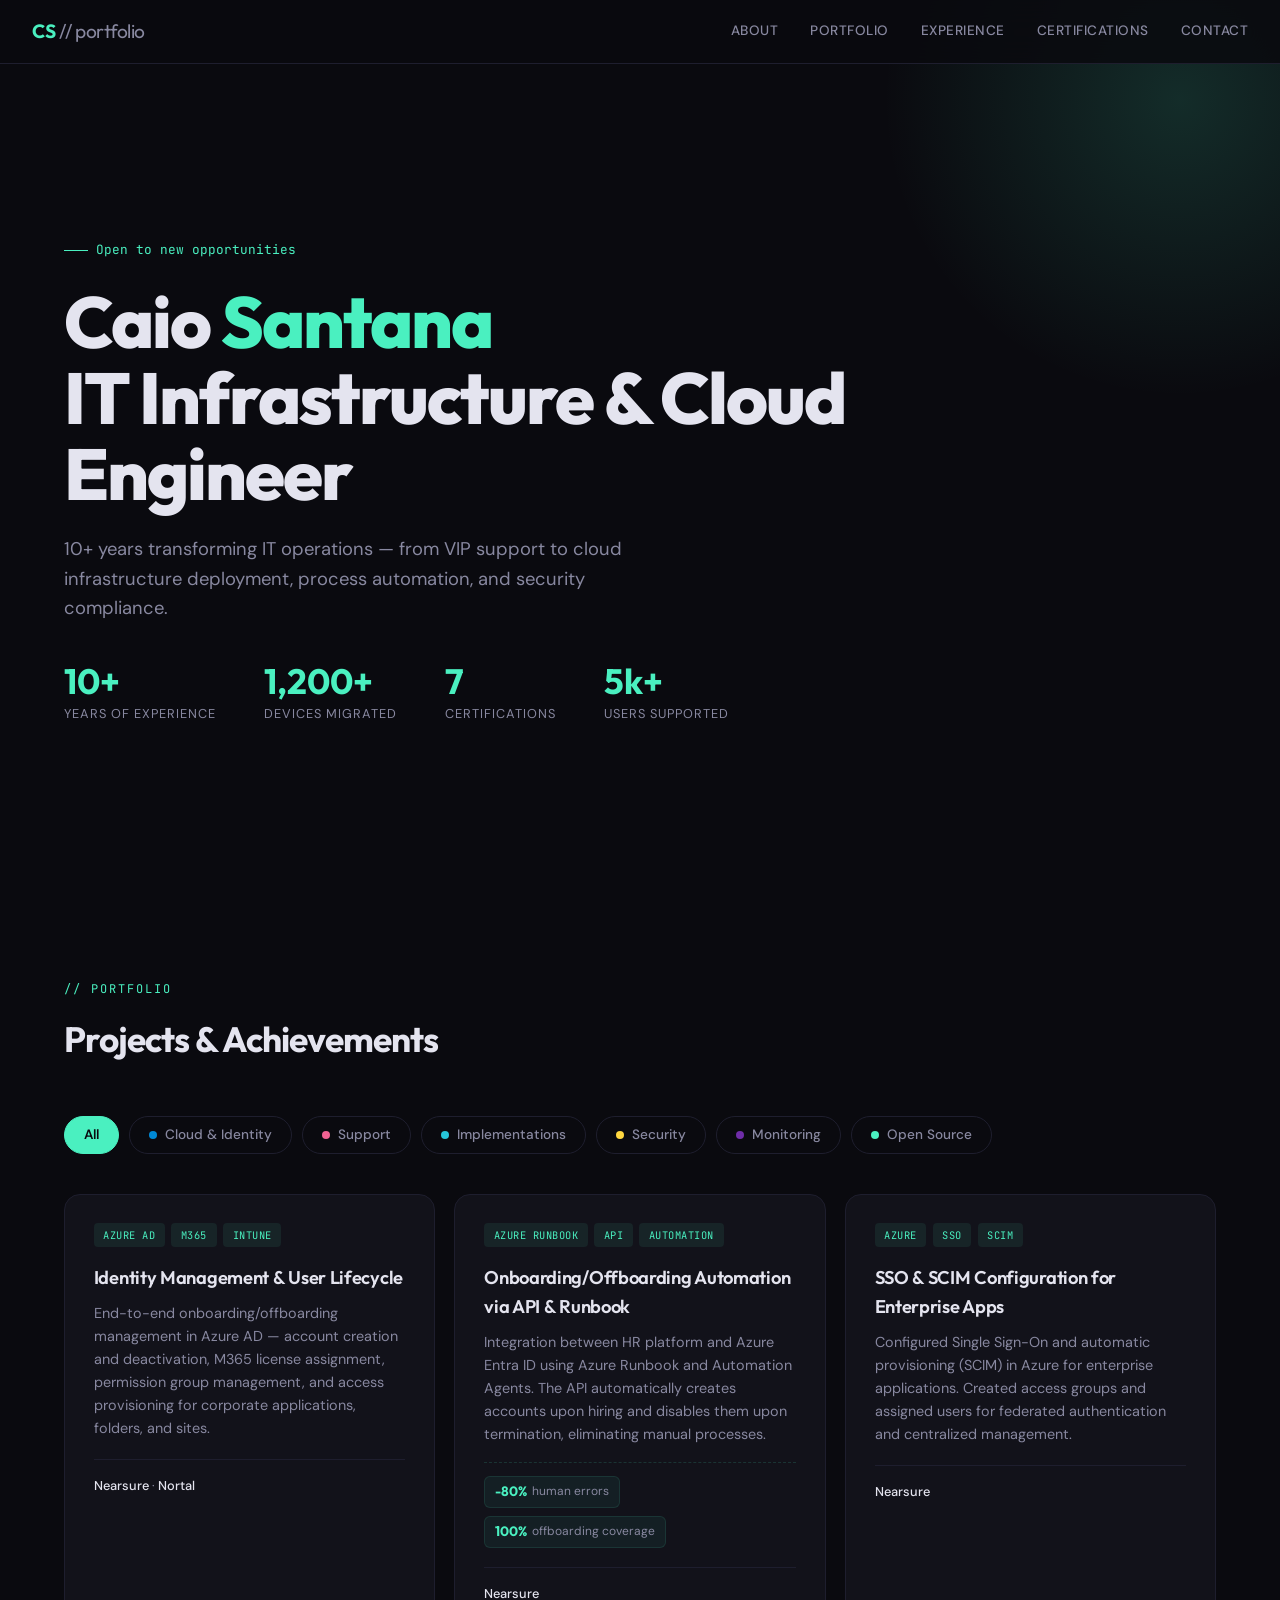
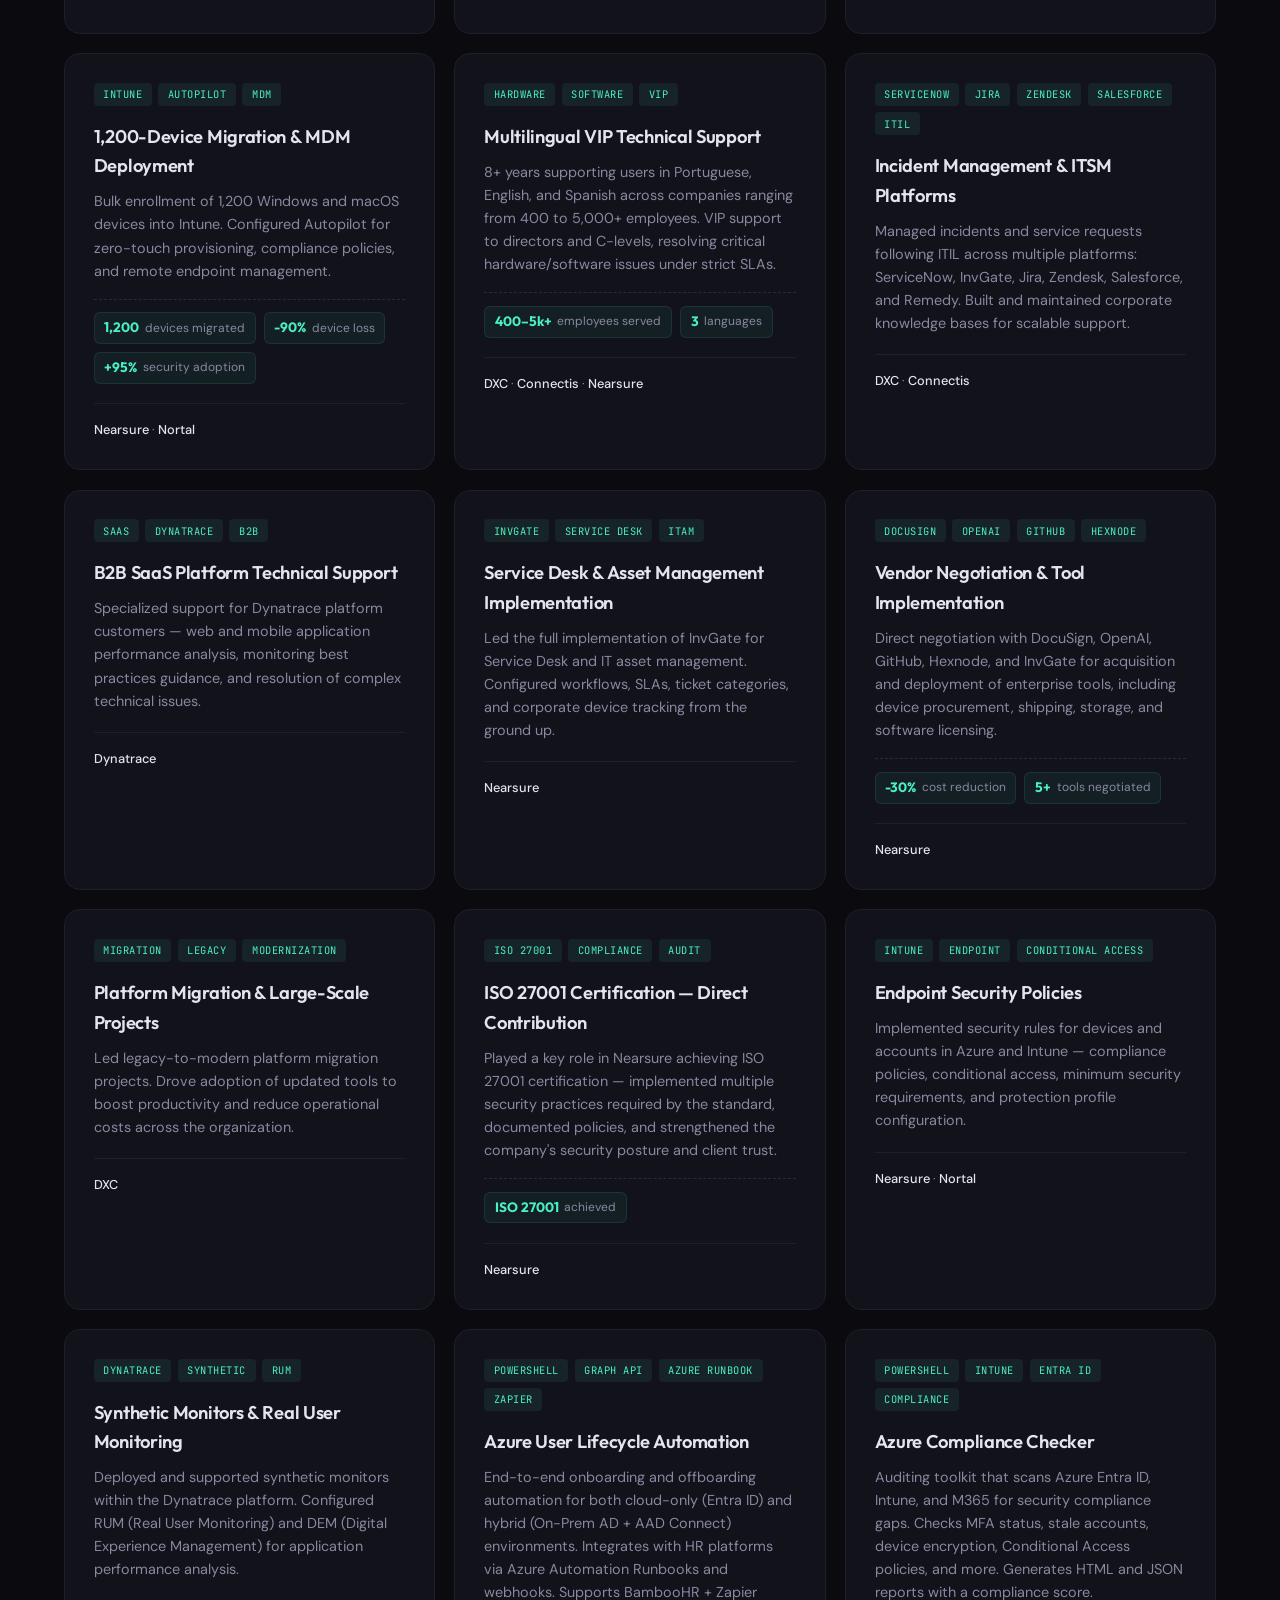
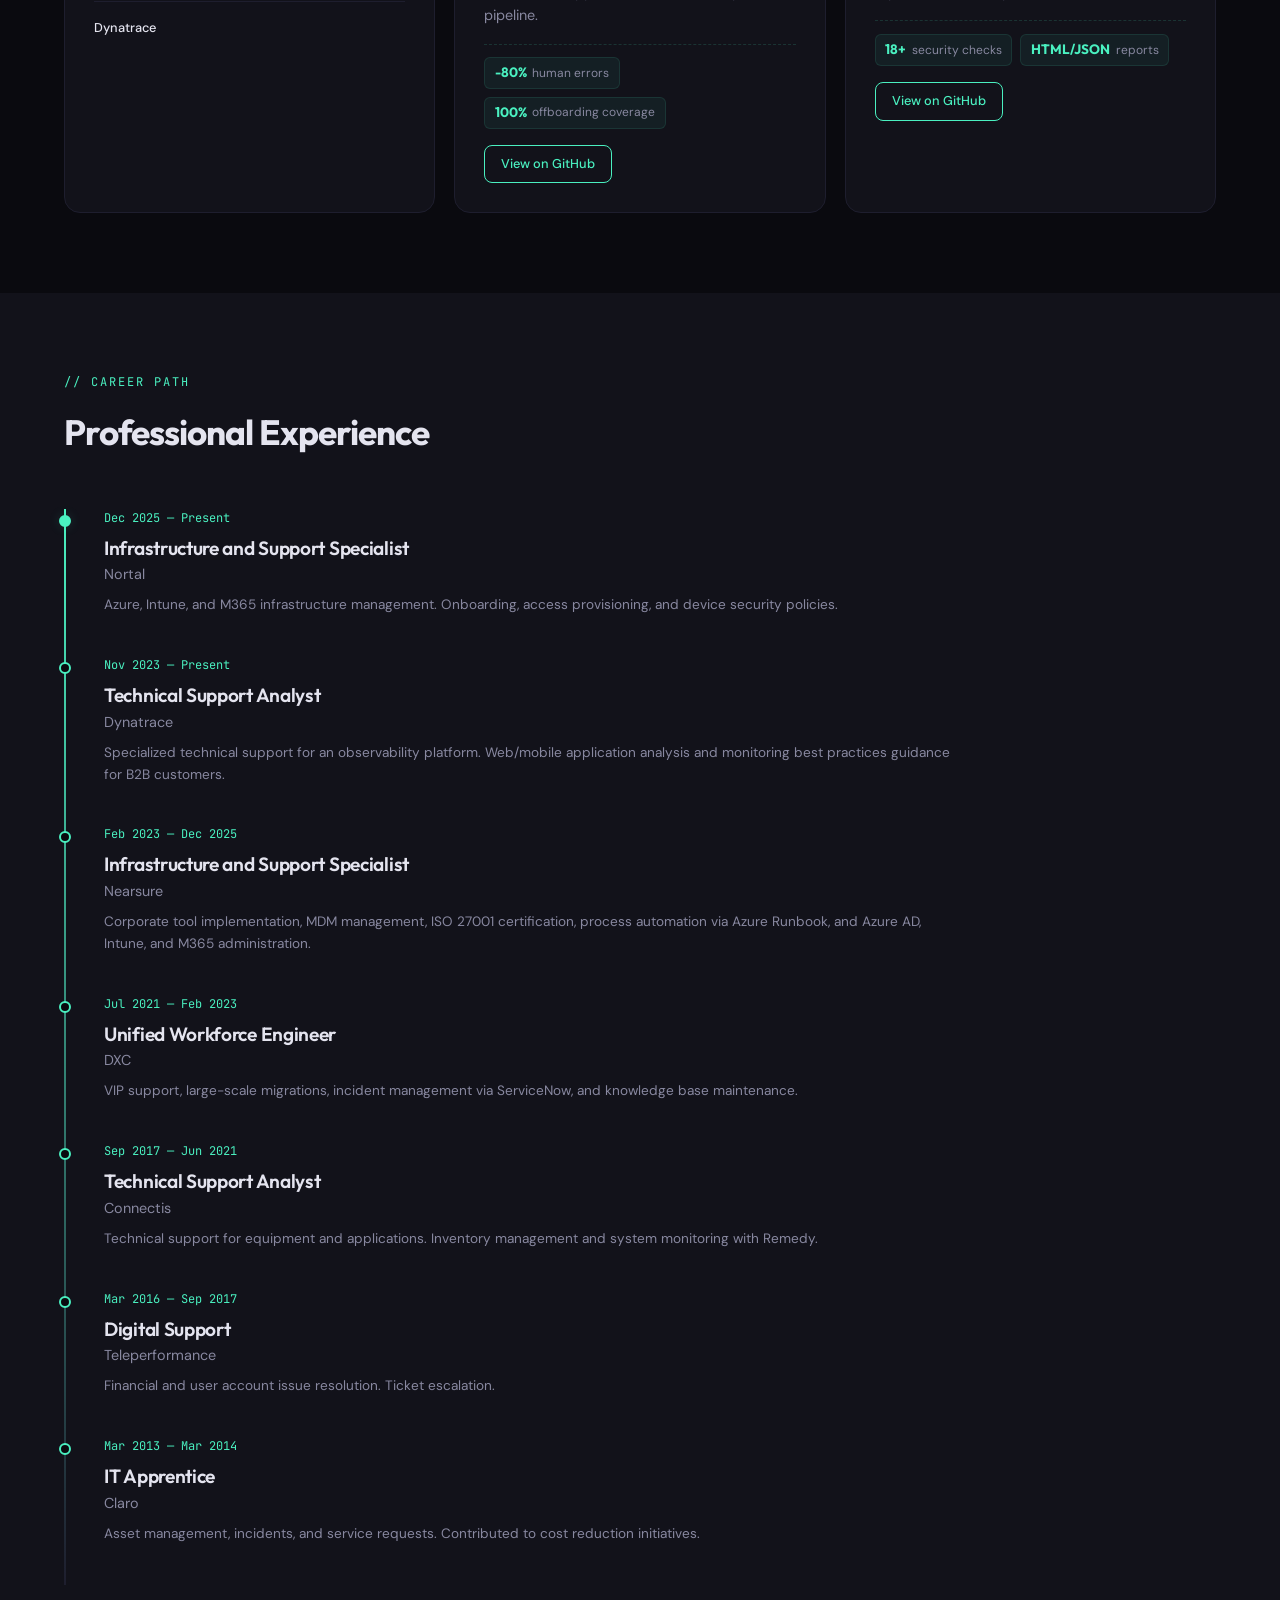
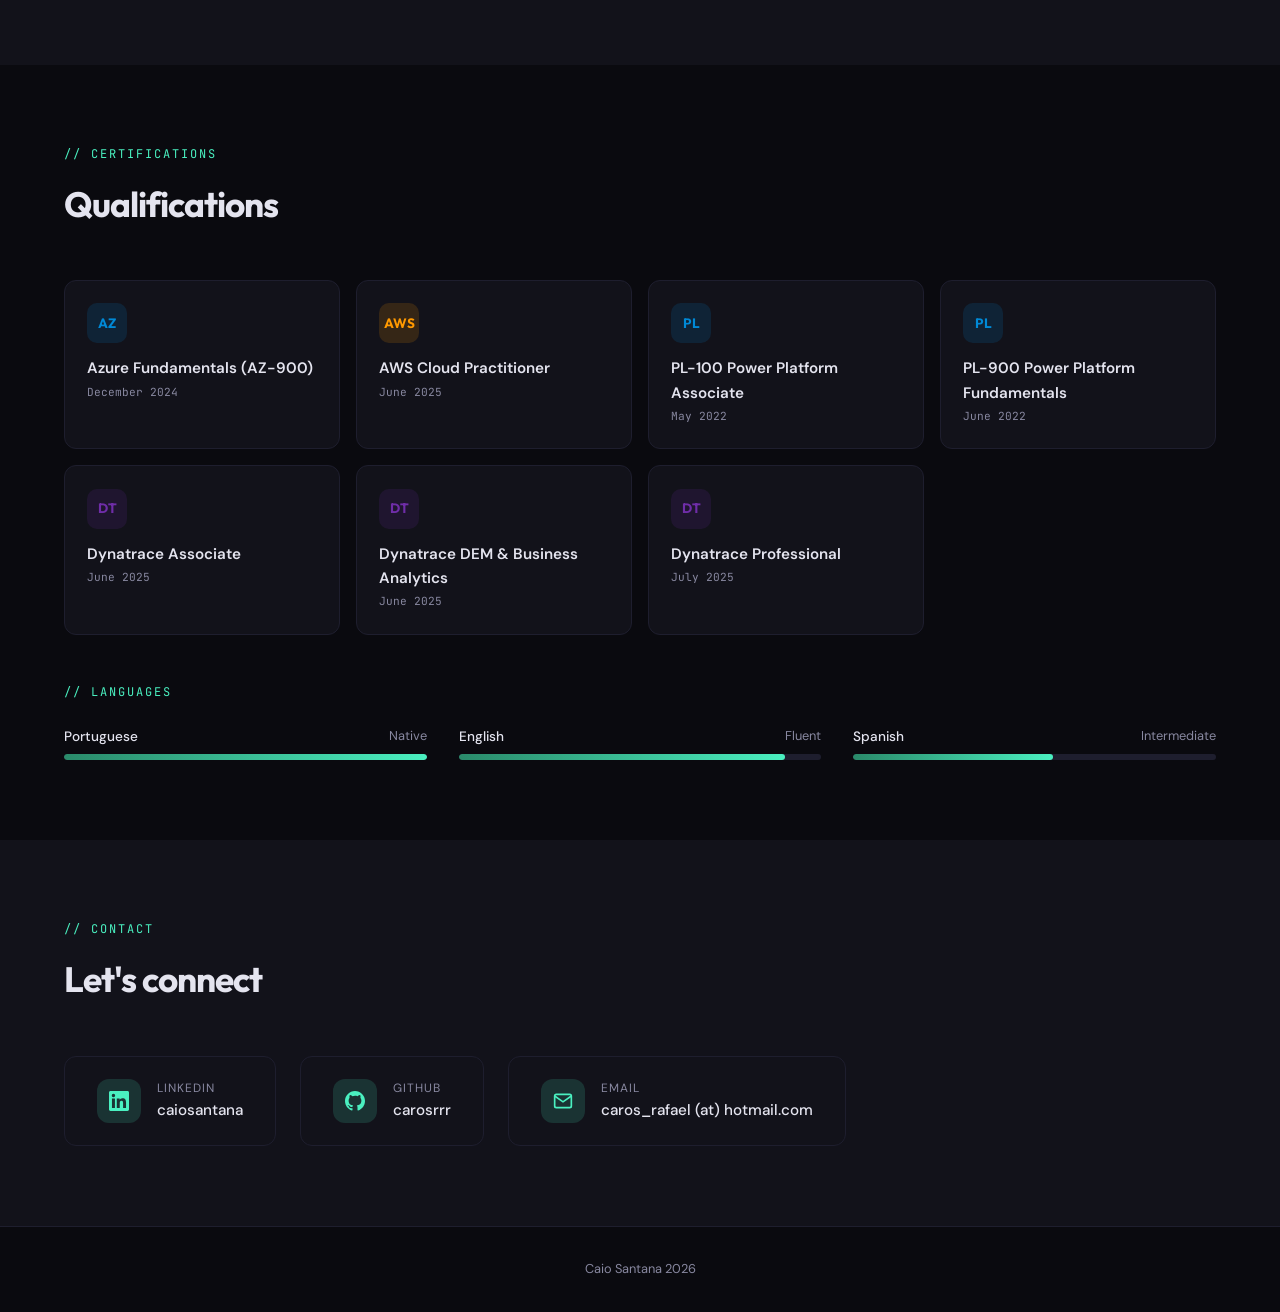
<file: index.html>
<!DOCTYPE html>
<html lang="en">
<head>
<meta charset="UTF-8">
<meta name="viewport" content="width=device-width, initial-scale=1.0">
<title>Caio Santana — IT Infrastructure and Cloud Engineer</title>
<style>
  @import url('https://fonts.googleapis.com/css2?family=DM+Sans:ital,wght@0,400;0,500;0,700&family=Outfit:wght@300;400;500;600;700;800&family=JetBrains+Mono:wght@400;500&display=swap');

  :root {
    --bg: #0a0a0f;
    --bg-card: #12121a;
    --bg-card-hover: #1a1a26;
    --border: #1e1e2e;
    --text: #e4e4ef;
    --text-muted: #8888a0;
    --accent: #4af0c0;
    --accent-dim: #2a8a6a;
    --accent-glow: rgba(74, 240, 192, 0.15);
    --azure: #0089d6;
    --aws: #ff9900;
    --dynatrace: #6f2da8;
    --support: #f06292;
    --tools: #26c6da;
    --security: #ffd740;
    --font-display: 'Outfit', sans-serif;
    --font-body: 'DM Sans', sans-serif;
    --font-mono: 'JetBrains Mono', monospace;
  }

  *, *::before, *::after { margin: 0; padding: 0; box-sizing: border-box; }
  html { scroll-behavior: smooth; }

  body {
    font-family: var(--font-body);
    background: var(--bg);
    color: var(--text);
    line-height: 1.6;
    overflow-x: hidden;
  }

  ::selection { background: var(--accent); color: var(--bg); }

  nav {
    position: fixed;
    top: 0; left: 0; right: 0;
    z-index: 100;
    padding: 1rem 2rem;
    display: flex;
    justify-content: space-between;
    align-items: center;
    backdrop-filter: blur(20px);
    background: rgba(10,10,15,0.85);
    border-bottom: 1px solid var(--border);
  }
  .nav-logo {
    font-family: var(--font-display);
    font-weight: 700;
    font-size: 1.2rem;
    color: var(--accent);
    letter-spacing: -0.5px;
  }
  .nav-logo span { color: var(--text-muted); font-weight: 400; }
  .nav-links { display: flex; gap: 2rem; }
  .nav-links a {
    color: var(--text-muted);
    text-decoration: none;
    font-size: 0.85rem;
    font-weight: 500;
    letter-spacing: 0.5px;
    text-transform: uppercase;
    transition: color 0.3s;
  }
  .nav-links a:hover { color: var(--accent); }

  .hero {
    min-height: 100vh;
    display: flex;
    align-items: center;
    padding: 8rem 4rem 4rem;
    position: relative;
    overflow: hidden;
  }
  .hero-glow {
    position: absolute;
    top: -200px; right: -200px;
    width: 600px; height: 600px;
    background: radial-gradient(circle, var(--accent-glow) 0%, transparent 70%);
    pointer-events: none;
  }
  .hero-content { max-width: 800px; position: relative; z-index: 1; }
  .hero-tag {
    font-family: var(--font-mono);
    font-size: 0.8rem;
    color: var(--accent);
    margin-bottom: 1.5rem;
    display: flex;
    align-items: center;
    gap: 0.5rem;
    opacity: 0;
    animation: fadeUp 0.8s 0.2s forwards;
  }
  .hero-tag::before {
    content: '';
    display: inline-block;
    width: 24px; height: 1px;
    background: var(--accent);
  }
  .hero h1 {
    font-family: var(--font-display);
    font-size: clamp(2.5rem, 6vw, 4.5rem);
    font-weight: 800;
    line-height: 1.05;
    letter-spacing: -2px;
    margin-bottom: 1.5rem;
    opacity: 0;
    animation: fadeUp 0.8s 0.4s forwards;
  }
  .hero h1 .accent { color: var(--accent); }
  .hero-desc {
    font-size: 1.15rem;
    color: var(--text-muted);
    max-width: 560px;
    margin-bottom: 2.5rem;
    opacity: 0;
    animation: fadeUp 0.8s 0.6s forwards;
  }
  .hero-stats {
    display: flex;
    gap: 3rem;
    flex-wrap: wrap;
    opacity: 0;
    animation: fadeUp 0.8s 0.8s forwards;
  }
  .stat-num {
    font-family: var(--font-display);
    font-size: 2.2rem;
    font-weight: 700;
    color: var(--accent);
    line-height: 1;
  }
  .stat-label {
    font-size: 0.8rem;
    color: var(--text-muted);
    text-transform: uppercase;
    letter-spacing: 1px;
    margin-top: 0.3rem;
  }

  section { padding: 5rem 4rem; }
  .section-label {
    font-family: var(--font-mono);
    font-size: 0.75rem;
    color: var(--accent);
    text-transform: uppercase;
    letter-spacing: 2px;
    margin-bottom: 0.75rem;
  }
  .section-title {
    font-family: var(--font-display);
    font-size: 2.2rem;
    font-weight: 700;
    letter-spacing: -1px;
    margin-bottom: 3rem;
  }

  .tabs {
    display: flex;
    flex-wrap: wrap;
    gap: 0.6rem;
    margin-bottom: 2.5rem;
  }
  .tab-btn {
    padding: 0.6rem 1.2rem;
    border: 1px solid var(--border);
    border-radius: 100px;
    background: transparent;
    color: var(--text-muted);
    font-family: var(--font-body);
    font-size: 0.85rem;
    font-weight: 500;
    cursor: pointer;
    transition: all 0.3s;
    display: flex;
    align-items: center;
    gap: 0.5rem;
  }
  .tab-btn:hover { border-color: var(--text-muted); color: var(--text); }
  .tab-btn.active {
    background: var(--accent);
    border-color: var(--accent);
    color: var(--bg);
    font-weight: 600;
  }
  .tab-dot {
    width: 8px; height: 8px;
    border-radius: 50%;
    display: inline-block;
  }

  .projects-grid {
    display: grid;
    grid-template-columns: repeat(auto-fill, minmax(340px, 1fr));
    gap: 1.2rem;
  }
  .project-card {
    background: var(--bg-card);
    border: 1px solid var(--border);
    border-radius: 16px;
    padding: 1.8rem;
    transition: all 0.4s cubic-bezier(0.23, 1, 0.32, 1);
    position: relative;
    overflow: hidden;
  }
  .top-bar {
    position: absolute;
    top: 0; left: 0; right: 0;
    height: 3px;
    border-radius: 16px 16px 0 0;
    opacity: 0;
    transition: opacity 0.3s;
  }
  .project-card:hover {
    border-color: transparent;
    background: var(--bg-card-hover);
    transform: translateY(-4px);
    box-shadow: 0 20px 60px rgba(0,0,0,0.3);
  }
  .project-card:hover .top-bar { opacity: 1; }
  [data-cat="cloud"] .top-bar { background: linear-gradient(90deg, var(--azure), var(--aws)); }
  [data-cat="support"] .top-bar { background: linear-gradient(90deg, var(--support), #ce93d8); }
  [data-cat="tools"] .top-bar { background: linear-gradient(90deg, var(--tools), #4dd0e1); }
  [data-cat="security"] .top-bar { background: linear-gradient(90deg, var(--security), #ffab40); }
  [data-cat="monitoring"] .top-bar { background: linear-gradient(90deg, var(--dynatrace), #ab47bc); }
  [data-cat="opensource"] .top-bar { background: linear-gradient(90deg, var(--accent), #26c6da); }

  .card-link {
    display: inline-block;
    margin-top: 1rem;
    padding: 0.5rem 1rem;
    border: 1px solid var(--accent);
    border-radius: 8px;
    color: var(--accent);
    font-size: 0.8rem;
    font-weight: 500;
    text-decoration: none;
    transition: all 0.3s;
    cursor: pointer;
  }
  .card-link:hover {
    background: var(--accent);
    color: var(--bg);
  }

  .card-tags { display: flex; flex-wrap: wrap; gap: 0.4rem; margin-bottom: 1rem; }
  .card-tag {
    font-family: var(--font-mono);
    font-size: 0.65rem;
    padding: 0.2rem 0.6rem;
    border-radius: 4px;
    background: rgba(74, 240, 192, 0.08);
    color: var(--accent);
    text-transform: uppercase;
    letter-spacing: 0.5px;
  }
  .card-title {
    font-family: var(--font-display);
    font-size: 1.15rem;
    font-weight: 600;
    margin-bottom: 0.6rem;
    letter-spacing: -0.3px;
  }
  .card-desc {
    font-size: 0.9rem;
    color: var(--text-muted);
    line-height: 1.6;
  }
  .card-company {
    margin-top: 1.2rem;
    padding-top: 1rem;
    border-top: 1px solid var(--border);
    font-size: 0.8rem;
    color: var(--text-muted);
  }
  .card-company strong { color: var(--text); font-weight: 500; }

  .card-metrics {
    display: flex;
    flex-wrap: wrap;
    gap: 0.5rem;
    margin-top: 1rem;
    padding-top: 0.8rem;
    border-top: 1px dashed rgba(74, 240, 192, 0.15);
  }
  .metric {
    display: flex;
    align-items: center;
    gap: 0.35rem;
    font-size: 0.75rem;
    padding: 0.25rem 0.6rem;
    border-radius: 6px;
    background: rgba(74, 240, 192, 0.06);
    border: 1px solid rgba(74, 240, 192, 0.1);
  }
  .metric-num {
    font-family: var(--font-display);
    font-weight: 700;
    color: var(--accent);
    font-size: 0.85rem;
  }
  .metric-label { color: var(--text-muted); }

  .timeline { position: relative; max-width: 900px; }
  .timeline::before {
    content: '';
    position: absolute;
    left: 0; top: 0; bottom: 0;
    width: 2px;
    background: linear-gradient(to bottom, var(--accent), var(--border));
  }
  .tl-item {
    padding-left: 2.5rem;
    padding-bottom: 2.5rem;
    position: relative;
  }
  .tl-item::before {
    content: '';
    position: absolute;
    left: -5px; top: 6px;
    width: 12px; height: 12px;
    border-radius: 50%;
    background: var(--bg);
    border: 2px solid var(--accent);
  }
  .tl-item:first-child::before {
    background: var(--accent);
    box-shadow: 0 0 12px var(--accent-glow);
  }
  .tl-date {
    font-family: var(--font-mono);
    font-size: 0.75rem;
    color: var(--accent);
    margin-bottom: 0.3rem;
  }
  .tl-role {
    font-family: var(--font-display);
    font-size: 1.2rem;
    font-weight: 600;
    letter-spacing: -0.3px;
  }
  .tl-company { font-size: 0.9rem; color: var(--text-muted); margin-bottom: 0.5rem; }
  .tl-desc { font-size: 0.85rem; color: var(--text-muted); line-height: 1.6; }

  .certs-grid {
    display: grid;
    grid-template-columns: repeat(auto-fill, minmax(260px, 1fr));
    gap: 1rem;
  }
  .cert-card {
    background: var(--bg-card);
    border: 1px solid var(--border);
    border-radius: 12px;
    padding: 1.4rem;
    transition: all 0.3s;
  }
  .cert-card:hover { border-color: var(--accent-dim); transform: translateY(-2px); }
  .cert-icon {
    width: 40px; height: 40px;
    border-radius: 10px;
    display: flex;
    align-items: center;
    justify-content: center;
    font-family: var(--font-display);
    font-weight: 700;
    font-size: 0.85rem;
    margin-bottom: 0.8rem;
  }
  .cert-name { font-weight: 600; font-size: 0.95rem; margin-bottom: 0.2rem; }
  .cert-date { font-family: var(--font-mono); font-size: 0.7rem; color: var(--text-muted); }

  .contact-grid { display: flex; gap: 1.5rem; flex-wrap: wrap; }
  .contact-item {
    background: var(--bg-card);
    border: 1px solid var(--border);
    border-radius: 12px;
    padding: 1.4rem 2rem;
    text-decoration: none;
    color: var(--text);
    transition: all 0.3s;
    display: flex;
    align-items: center;
    gap: 1rem;
    cursor: pointer;
  }
  .contact-item:hover { border-color: var(--accent); transform: translateY(-2px); }
  .contact-icon {
    width: 44px; height: 44px;
    border-radius: 12px;
    background: var(--accent-glow);
    display: flex;
    align-items: center;
    justify-content: center;
    flex-shrink: 0;
  }
  .contact-label { font-size: 0.75rem; color: var(--text-muted); text-transform: uppercase; letter-spacing: 1px; }
  .contact-value { font-weight: 500; font-size: 0.95rem; }

  .lang-bars { display: flex; gap: 2rem; flex-wrap: wrap; margin-top: 1.5rem; }
  .lang-item { flex: 1; min-width: 200px; }
  .lang-name { font-size: 0.85rem; font-weight: 500; margin-bottom: 0.4rem; display: flex; justify-content: space-between; }
  .lang-name span { color: var(--text-muted); font-weight: 400; font-size: 0.8rem; }
  .lang-bar { height: 6px; background: var(--border); border-radius: 3px; overflow: hidden; }
  .lang-fill { height: 100%; border-radius: 3px; background: linear-gradient(90deg, var(--accent-dim), var(--accent)); }

  footer {
    padding: 2rem 4rem;
    border-top: 1px solid var(--border);
    text-align: center;
    font-size: 0.8rem;
    color: var(--text-muted);
  }

  @keyframes fadeUp {
    from { opacity: 0; transform: translateY(20px); }
    to { opacity: 1; transform: translateY(0); }
  }
  .reveal {
    opacity: 0;
    transform: translateY(20px);
    transition: all 0.6s cubic-bezier(0.23, 1, 0.32, 1);
  }
  .reveal.visible { opacity: 1; transform: translateY(0); }

  @media (max-width: 768px) {
    nav { padding: 1rem; }
    .nav-links { display: none; }
    .hero { padding: 7rem 1.5rem 3rem; }
    section { padding: 3rem 1.5rem; }
    .hero-stats { gap: 1.5rem; }
    .projects-grid { grid-template-columns: 1fr; }
    .certs-grid { grid-template-columns: 1fr; }
    footer { padding: 2rem 1.5rem; }
  }
</style>
</head>
<body>

<nav>
  <div class="nav-logo">CS <span>// portfolio</span></div>
  <div class="nav-links">
    <a href="#about">About</a>
    <a href="#portfolio">Portfolio</a>
    <a href="#experience">Experience</a>
    <a href="#certs">Certifications</a>
    <a href="#contact">Contact</a>
  </div>
</nav>

<section class="hero" id="about">
  <div class="hero-glow"></div>
  <div class="hero-content">
    <div class="hero-tag">Open to new opportunities</div>
    <h1>Caio <span class="accent">Santana</span><br>IT Infrastructure &amp; Cloud Engineer</h1>
    <p class="hero-desc">10+ years transforming IT operations — from VIP support to cloud infrastructure deployment, process automation, and security compliance.</p>
    <div class="hero-stats">
      <div class="stat-item">
        <div class="stat-num">10+</div>
        <div class="stat-label">Years of Experience</div>
      </div>
      <div class="stat-item">
        <div class="stat-num">1,200+</div>
        <div class="stat-label">Devices Migrated</div>
      </div>
      <div class="stat-item">
        <div class="stat-num">7</div>
        <div class="stat-label">Certifications</div>
      </div>
      <div class="stat-item">
        <div class="stat-num">5k+</div>
        <div class="stat-label">Users Supported</div>
      </div>
    </div>
  </div>
</section>

<section id="portfolio">
  <div class="reveal">
    <div class="section-label">// Portfolio</div>
    <div class="section-title">Projects &amp; Achievements</div>
  </div>
  <div class="tabs reveal">
    <button class="tab-btn active" data-filter="all">All</button>
    <button class="tab-btn" data-filter="cloud"><span class="tab-dot" style="background:var(--azure)"></span> Cloud &amp; Identity</button>
    <button class="tab-btn" data-filter="support"><span class="tab-dot" style="background:var(--support)"></span> Support</button>
    <button class="tab-btn" data-filter="tools"><span class="tab-dot" style="background:var(--tools)"></span> Implementations</button>
    <button class="tab-btn" data-filter="security"><span class="tab-dot" style="background:var(--security)"></span> Security</button>
    <button class="tab-btn" data-filter="monitoring"><span class="tab-dot" style="background:var(--dynatrace)"></span> Monitoring</button>
    <button class="tab-btn" data-filter="opensource"><span class="tab-dot" style="background:#4af0c0"></span> Open Source</button>
  </div>

  <div class="projects-grid" id="projects-grid">

    <div class="project-card reveal" data-cat="cloud">
      <div class="top-bar"></div>
      <div class="card-tags">
        <span class="card-tag">Azure AD</span><span class="card-tag">M365</span><span class="card-tag">Intune</span>
      </div>
      <div class="card-title">Identity Management &amp; User Lifecycle</div>
      <div class="card-desc">End-to-end onboarding/offboarding management in Azure AD — account creation and deactivation, M365 license assignment, permission group management, and access provisioning for corporate applications, folders, and sites.</div>
      <div class="card-company"><strong>Nearsure</strong> &middot; <strong>Nortal</strong></div>
    </div>

    <div class="project-card reveal" data-cat="cloud">
      <div class="top-bar"></div>
      <div class="card-tags">
        <span class="card-tag">Azure Runbook</span><span class="card-tag">API</span><span class="card-tag">Automation</span>
      </div>
      <div class="card-title">Onboarding/Offboarding Automation via API &amp; Runbook</div>
      <div class="card-desc">Integration between HR platform and Azure Entra ID using Azure Runbook and Automation Agents. The API automatically creates accounts upon hiring and disables them upon termination, eliminating manual processes.</div>
      <div class="card-metrics">
        <div class="metric"><span class="metric-num">-80%</span><span class="metric-label">human errors</span></div>
        <div class="metric"><span class="metric-num">100%</span><span class="metric-label">offboarding coverage</span></div>
      </div>
      <div class="card-company"><strong>Nearsure</strong></div>
    </div>

    <div class="project-card reveal" data-cat="cloud">
      <div class="top-bar"></div>
      <div class="card-tags">
        <span class="card-tag">Azure</span><span class="card-tag">SSO</span><span class="card-tag">SCIM</span>
      </div>
      <div class="card-title">SSO &amp; SCIM Configuration for Enterprise Apps</div>
      <div class="card-desc">Configured Single Sign-On and automatic provisioning (SCIM) in Azure for enterprise applications. Created access groups and assigned users for federated authentication and centralized management.</div>
      <div class="card-company"><strong>Nearsure</strong></div>
    </div>

    <div class="project-card reveal" data-cat="cloud">
      <div class="top-bar"></div>
      <div class="card-tags">
        <span class="card-tag">Intune</span><span class="card-tag">Autopilot</span><span class="card-tag">MDM</span>
      </div>
      <div class="card-title">1,200-Device Migration &amp; MDM Deployment</div>
      <div class="card-desc">Bulk enrollment of 1,200 Windows and macOS devices into Intune. Configured Autopilot for zero-touch provisioning, compliance policies, and remote endpoint management.</div>
      <div class="card-metrics">
        <div class="metric"><span class="metric-num">1,200</span><span class="metric-label">devices migrated</span></div>
        <div class="metric"><span class="metric-num">-90%</span><span class="metric-label">device loss</span></div>
        <div class="metric"><span class="metric-num">+95%</span><span class="metric-label">security adoption</span></div>
      </div>
      <div class="card-company"><strong>Nearsure</strong> &middot; <strong>Nortal</strong></div>
    </div>

    <div class="project-card reveal" data-cat="support">
      <div class="top-bar"></div>
      <div class="card-tags">
        <span class="card-tag">Hardware</span><span class="card-tag">Software</span><span class="card-tag">VIP</span>
      </div>
      <div class="card-title">Multilingual VIP Technical Support</div>
      <div class="card-desc">8+ years supporting users in Portuguese, English, and Spanish across companies ranging from 400 to 5,000+ employees. VIP support to directors and C-levels, resolving critical hardware/software issues under strict SLAs.</div>
      <div class="card-metrics">
        <div class="metric"><span class="metric-num">400–5k+</span><span class="metric-label">employees served</span></div>
        <div class="metric"><span class="metric-num">3</span><span class="metric-label">languages</span></div>
      </div>
      <div class="card-company"><strong>DXC</strong> &middot; <strong>Connectis</strong> &middot; <strong>Nearsure</strong></div>
    </div>

    <div class="project-card reveal" data-cat="support">
      <div class="top-bar"></div>
      <div class="card-tags">
        <span class="card-tag">ServiceNow</span><span class="card-tag">Jira</span><span class="card-tag">Zendesk</span><span class="card-tag">Salesforce</span><span class="card-tag">ITIL</span>
      </div>
      <div class="card-title">Incident Management &amp; ITSM Platforms</div>
      <div class="card-desc">Managed incidents and service requests following ITIL across multiple platforms: ServiceNow, InvGate, Jira, Zendesk, Salesforce, and Remedy. Built and maintained corporate knowledge bases for scalable support.</div>
      <div class="card-company"><strong>DXC</strong> &middot; <strong>Connectis</strong></div>
    </div>

    <div class="project-card reveal" data-cat="support">
      <div class="top-bar"></div>
      <div class="card-tags">
        <span class="card-tag">SaaS</span><span class="card-tag">Dynatrace</span><span class="card-tag">B2B</span>
      </div>
      <div class="card-title">B2B SaaS Platform Technical Support</div>
      <div class="card-desc">Specialized support for Dynatrace platform customers — web and mobile application performance analysis, monitoring best practices guidance, and resolution of complex technical issues.</div>
      <div class="card-company"><strong>Dynatrace</strong></div>
    </div>

    <div class="project-card reveal" data-cat="tools">
      <div class="top-bar"></div>
      <div class="card-tags">
        <span class="card-tag">InvGate</span><span class="card-tag">Service Desk</span><span class="card-tag">ITAM</span>
      </div>
      <div class="card-title">Service Desk &amp; Asset Management Implementation</div>
      <div class="card-desc">Led the full implementation of InvGate for Service Desk and IT asset management. Configured workflows, SLAs, ticket categories, and corporate device tracking from the ground up.</div>
      <div class="card-company"><strong>Nearsure</strong></div>
    </div>

    <div class="project-card reveal" data-cat="tools">
      <div class="top-bar"></div>
      <div class="card-tags">
        <span class="card-tag">DocuSign</span><span class="card-tag">OpenAI</span><span class="card-tag">GitHub</span><span class="card-tag">Hexnode</span>
      </div>
      <div class="card-title">Vendor Negotiation &amp; Tool Implementation</div>
      <div class="card-desc">Direct negotiation with DocuSign, OpenAI, GitHub, Hexnode, and InvGate for acquisition and deployment of enterprise tools, including device procurement, shipping, storage, and software licensing.</div>
      <div class="card-metrics">
        <div class="metric"><span class="metric-num">-30%</span><span class="metric-label">cost reduction</span></div>
        <div class="metric"><span class="metric-num">5+</span><span class="metric-label">tools negotiated</span></div>
      </div>
      <div class="card-company"><strong>Nearsure</strong></div>
    </div>

    <div class="project-card reveal" data-cat="tools">
      <div class="top-bar"></div>
      <div class="card-tags">
        <span class="card-tag">Migration</span><span class="card-tag">Legacy</span><span class="card-tag">Modernization</span>
      </div>
      <div class="card-title">Platform Migration &amp; Large-Scale Projects</div>
      <div class="card-desc">Led legacy-to-modern platform migration projects. Drove adoption of updated tools to boost productivity and reduce operational costs across the organization.</div>
      <div class="card-company"><strong>DXC</strong></div>
    </div>

    <div class="project-card reveal" data-cat="security">
      <div class="top-bar"></div>
      <div class="card-tags">
        <span class="card-tag">ISO 27001</span><span class="card-tag">Compliance</span><span class="card-tag">Audit</span>
      </div>
      <div class="card-title">ISO 27001 Certification — Direct Contribution</div>
      <div class="card-desc">Played a key role in Nearsure achieving ISO 27001 certification — implemented multiple security practices required by the standard, documented policies, and strengthened the company's security posture and client trust.</div>
      <div class="card-metrics">
        <div class="metric"><span class="metric-num">ISO 27001</span><span class="metric-label">achieved</span></div>
      </div>
      <div class="card-company"><strong>Nearsure</strong></div>
    </div>

    <div class="project-card reveal" data-cat="security">
      <div class="top-bar"></div>
      <div class="card-tags">
        <span class="card-tag">Intune</span><span class="card-tag">Endpoint</span><span class="card-tag">Conditional Access</span>
      </div>
      <div class="card-title">Endpoint Security Policies</div>
      <div class="card-desc">Implemented security rules for devices and accounts in Azure and Intune — compliance policies, conditional access, minimum security requirements, and protection profile configuration.</div>
      <div class="card-company"><strong>Nearsure</strong> &middot; <strong>Nortal</strong></div>
    </div>

    <div class="project-card reveal" data-cat="monitoring">
      <div class="top-bar"></div>
      <div class="card-tags">
        <span class="card-tag">Dynatrace</span><span class="card-tag">Synthetic</span><span class="card-tag">RUM</span>
      </div>
      <div class="card-title">Synthetic Monitors &amp; Real User Monitoring</div>
      <div class="card-desc">Deployed and supported synthetic monitors within the Dynatrace platform. Configured RUM (Real User Monitoring) and DEM (Digital Experience Management) for application performance analysis.</div>
      <div class="card-company"><strong>Dynatrace</strong></div>
    </div>

    <div class="project-card reveal" data-cat="opensource">
      <div class="top-bar"></div>
      <div class="card-tags">
        <span class="card-tag">PowerShell</span><span class="card-tag">Graph API</span><span class="card-tag">Azure Runbook</span><span class="card-tag">Zapier</span>
      </div>
      <div class="card-title">Azure User Lifecycle Automation</div>
      <div class="card-desc">End-to-end onboarding and offboarding automation for both cloud-only (Entra ID) and hybrid (On-Prem AD + AAD Connect) environments. Integrates with HR platforms via Azure Automation Runbooks and webhooks. Supports BambooHR + Zapier pipeline.</div>
      <div class="card-metrics">
        <div class="metric"><span class="metric-num">-80%</span><span class="metric-label">human errors</span></div>
        <div class="metric"><span class="metric-num">100%</span><span class="metric-label">offboarding coverage</span></div>
      </div>
      <a class="card-link" href="https://github.com/carosrrr/azure-user-lifecycle-automation" target="_blank" rel="noopener">View on GitHub</a>
    </div>

    <div class="project-card reveal" data-cat="opensource">
      <div class="top-bar"></div>
      <div class="card-tags">
        <span class="card-tag">PowerShell</span><span class="card-tag">Intune</span><span class="card-tag">Entra ID</span><span class="card-tag">Compliance</span>
      </div>
      <div class="card-title">Azure Compliance Checker</div>
      <div class="card-desc">Auditing toolkit that scans Azure Entra ID, Intune, and M365 for security compliance gaps. Checks MFA status, stale accounts, device encryption, Conditional Access policies, and more. Generates HTML and JSON reports with a compliance score.</div>
      <div class="card-metrics">
        <div class="metric"><span class="metric-num">18+</span><span class="metric-label">security checks</span></div>
        <div class="metric"><span class="metric-num">HTML/JSON</span><span class="metric-label">reports</span></div>
      </div>
      <a class="card-link" href="https://github.com/carosrrr/azure-compliance-checker" target="_blank" rel="noopener">View on GitHub</a>
    </div>

  </div>
</section>

<section id="experience" style="background: var(--bg-card);">
  <div class="reveal">
    <div class="section-label">// Career Path</div>
    <div class="section-title">Professional Experience</div>
  </div>
  <div class="timeline">
    <div class="tl-item reveal">
      <div class="tl-date">Dec 2025 — Present</div>
      <div class="tl-role">Infrastructure and Support Specialist</div>
      <div class="tl-company">Nortal</div>
      <div class="tl-desc">Azure, Intune, and M365 infrastructure management. Onboarding, access provisioning, and device security policies.</div>
    </div>
    <div class="tl-item reveal">
      <div class="tl-date">Nov 2023 — Present</div>
      <div class="tl-role">Technical Support Analyst</div>
      <div class="tl-company">Dynatrace</div>
      <div class="tl-desc">Specialized technical support for an observability platform. Web/mobile application analysis and monitoring best practices guidance for B2B customers.</div>
    </div>
    <div class="tl-item reveal">
      <div class="tl-date">Feb 2023 — Dec 2025</div>
      <div class="tl-role">Infrastructure and Support Specialist</div>
      <div class="tl-company">Nearsure</div>
      <div class="tl-desc">Corporate tool implementation, MDM management, ISO 27001 certification, process automation via Azure Runbook, and Azure AD, Intune, and M365 administration.</div>
    </div>
    <div class="tl-item reveal">
      <div class="tl-date">Jul 2021 — Feb 2023</div>
      <div class="tl-role">Unified Workforce Engineer</div>
      <div class="tl-company">DXC</div>
      <div class="tl-desc">VIP support, large-scale migrations, incident management via ServiceNow, and knowledge base maintenance.</div>
    </div>
    <div class="tl-item reveal">
      <div class="tl-date">Sep 2017 — Jun 2021</div>
      <div class="tl-role">Technical Support Analyst</div>
      <div class="tl-company">Connectis</div>
      <div class="tl-desc">Technical support for equipment and applications. Inventory management and system monitoring with Remedy.</div>
    </div>
    <div class="tl-item reveal">
      <div class="tl-date">Mar 2016 — Sep 2017</div>
      <div class="tl-role">Digital Support</div>
      <div class="tl-company">Teleperformance</div>
      <div class="tl-desc">Financial and user account issue resolution. Ticket escalation.</div>
    </div>
    <div class="tl-item reveal">
      <div class="tl-date">Mar 2013 — Mar 2014</div>
      <div class="tl-role">IT Apprentice</div>
      <div class="tl-company">Claro</div>
      <div class="tl-desc">Asset management, incidents, and service requests. Contributed to cost reduction initiatives.</div>
    </div>
  </div>
</section>

<section id="certs">
  <div class="reveal">
    <div class="section-label">// Certifications</div>
    <div class="section-title">Qualifications</div>
  </div>
  <div class="certs-grid">
    <div class="cert-card reveal">
      <div class="cert-icon" style="background: rgba(0,137,214,0.15); color: var(--azure);">AZ</div>
      <div class="cert-name">Azure Fundamentals (AZ-900)</div>
      <div class="cert-date">December 2024</div>
    </div>
    <div class="cert-card reveal">
      <div class="cert-icon" style="background: rgba(255,153,0,0.15); color: var(--aws);">AWS</div>
      <div class="cert-name">AWS Cloud Practitioner</div>
      <div class="cert-date">June 2025</div>
    </div>
    <div class="cert-card reveal">
      <div class="cert-icon" style="background: rgba(0,137,214,0.15); color: var(--azure);">PL</div>
      <div class="cert-name">PL-100 Power Platform Associate</div>
      <div class="cert-date">May 2022</div>
    </div>
    <div class="cert-card reveal">
      <div class="cert-icon" style="background: rgba(0,137,214,0.15); color: var(--azure);">PL</div>
      <div class="cert-name">PL-900 Power Platform Fundamentals</div>
      <div class="cert-date">June 2022</div>
    </div>
    <div class="cert-card reveal">
      <div class="cert-icon" style="background: rgba(111,45,168,0.15); color: var(--dynatrace);">DT</div>
      <div class="cert-name">Dynatrace Associate</div>
      <div class="cert-date">June 2025</div>
    </div>
    <div class="cert-card reveal">
      <div class="cert-icon" style="background: rgba(111,45,168,0.15); color: var(--dynatrace);">DT</div>
      <div class="cert-name">Dynatrace DEM &amp; Business Analytics</div>
      <div class="cert-date">June 2025</div>
    </div>
    <div class="cert-card reveal">
      <div class="cert-icon" style="background: rgba(111,45,168,0.15); color: var(--dynatrace);">DT</div>
      <div class="cert-name">Dynatrace Professional</div>
      <div class="cert-date">July 2025</div>
    </div>
  </div>
  <div class="reveal" style="margin-top: 3rem;">
    <div class="section-label" style="margin-bottom: 1rem;">// Languages</div>
    <div class="lang-bars">
      <div class="lang-item">
        <div class="lang-name">Portuguese <span>Native</span></div>
        <div class="lang-bar"><div class="lang-fill" style="width: 100%"></div></div>
      </div>
      <div class="lang-item">
        <div class="lang-name">English <span>Fluent</span></div>
        <div class="lang-bar"><div class="lang-fill" style="width: 90%"></div></div>
      </div>
      <div class="lang-item">
        <div class="lang-name">Spanish <span>Intermediate</span></div>
        <div class="lang-bar"><div class="lang-fill" style="width: 55%"></div></div>
      </div>
    </div>
  </div>
</section>

<section id="contact" style="background: var(--bg-card);">
  <div class="reveal">
    <div class="section-label">// Contact</div>
    <div class="section-title">Let's connect</div>
  </div>
  <div class="contact-grid reveal">
    <div class="contact-item" onclick="window.open('https://www.linkedin.com/in/caiosantana/','_blank')">
      <div class="contact-icon">
        <svg width="20" height="20" fill="var(--accent)" viewBox="0 0 24 24"><path d="M20.447 20.452h-3.554v-5.569c0-1.328-.027-3.037-1.852-3.037-1.853 0-2.136 1.445-2.136 2.939v5.667H9.351V9h3.414v1.561h.046c.477-.9 1.637-1.85 3.37-1.85 3.601 0 4.267 2.37 4.267 5.455v6.286zM5.337 7.433a2.062 2.062 0 01-2.063-2.065 2.064 2.064 0 112.063 2.065zm1.782 13.019H3.555V9h3.564v11.452zM22.225 0H1.771C.792 0 0 .774 0 1.729v20.542C0 23.227.792 24 1.771 24h20.451C23.2 24 24 23.227 24 22.271V1.729C24 .774 23.2 0 22.222 0h.003z"/></svg>
      </div>
      <div>
        <div class="contact-label">LinkedIn</div>
        <div class="contact-value">caiosantana</div>
      </div>
    </div>
    <div class="contact-item" onclick="window.open('https://github.com/carosrrr','_blank')">
      <div class="contact-icon">
        <svg width="20" height="20" fill="var(--accent)" viewBox="0 0 24 24"><path d="M12 0C5.374 0 0 5.373 0 12c0 5.302 3.438 9.8 8.207 11.387.599.111.793-.261.793-.577v-2.234c-3.338.726-4.033-1.416-4.033-1.416-.546-1.387-1.333-1.756-1.333-1.756-1.089-.745.083-.729.083-.729 1.205.084 1.839 1.237 1.839 1.237 1.07 1.834 2.807 1.304 3.492.997.107-.775.418-1.305.762-1.604-2.665-.305-5.467-1.334-5.467-5.931 0-1.311.469-2.381 1.236-3.221-.124-.303-.535-1.524.117-3.176 0 0 1.008-.322 3.301 1.23A11.509 11.509 0 0112 5.803c1.02.005 2.047.138 3.006.404 2.291-1.552 3.297-1.23 3.297-1.23.653 1.653.242 2.874.118 3.176.77.84 1.235 1.911 1.235 3.221 0 4.609-2.807 5.624-5.479 5.921.43.372.823 1.102.823 2.222v3.293c0 .319.192.694.801.576C20.566 21.797 24 17.3 24 12c0-6.627-5.373-12-12-12z"/></svg>
      </div>
      <div>
        <div class="contact-label">GitHub</div>
        <div class="contact-value">carosrrr</div>
      </div>
    </div>
    <div class="contact-item" onclick="window.open('https://mail.google.com/mail/?view=cm&amp;to=caros_rafael%40hotmail.com','_blank')">
      <div class="contact-icon">
        <svg width="20" height="20" fill="none" stroke="var(--accent)" stroke-width="2" viewBox="0 0 24 24"><path d="M4 4h16c1.1 0 2 .9 2 2v12c0 1.1-.9 2-2 2H4c-1.1 0-2-.9-2-2V6c0-1.1.9-2 2-2z"/><polyline points="22,6 12,13 2,6"/></svg>
      </div>
      <div>
        <div class="contact-label">Email</div>
        <div class="contact-value">caros_rafael (at) hotmail.com</div>
      </div>
    </div>
  </div>
</section>

<footer><p>Caio Santana 2026</p></footer>

<script>
  document.querySelectorAll('.tab-btn').forEach(function(tab) {
    tab.addEventListener('click', function() {
      document.querySelectorAll('.tab-btn').forEach(function(t) { t.classList.remove('active'); });
      tab.classList.add('active');
      var filter = tab.getAttribute('data-filter');
      document.querySelectorAll('.project-card').forEach(function(card) {
        if (filter === 'all' || card.getAttribute('data-cat') === filter) {
          card.style.display = '';
          card.style.opacity = '0';
          card.style.transform = 'translateY(10px)';
          setTimeout(function() {
            card.style.transition = 'all 0.4s ease';
            card.style.opacity = '1';
            card.style.transform = 'translateY(0)';
          }, 30);
        } else {
          card.style.display = 'none';
        }
      });
    });
  });

  var observer = new IntersectionObserver(function(entries) {
    entries.forEach(function(entry) {
      if (entry.isIntersecting) {
        entry.target.classList.add('visible');
        observer.unobserve(entry.target);
      }
    });
  }, { threshold: 0.08 });
  document.querySelectorAll('.reveal').forEach(function(el) { observer.observe(el); });
</script>
</body>
</html>
</file>
